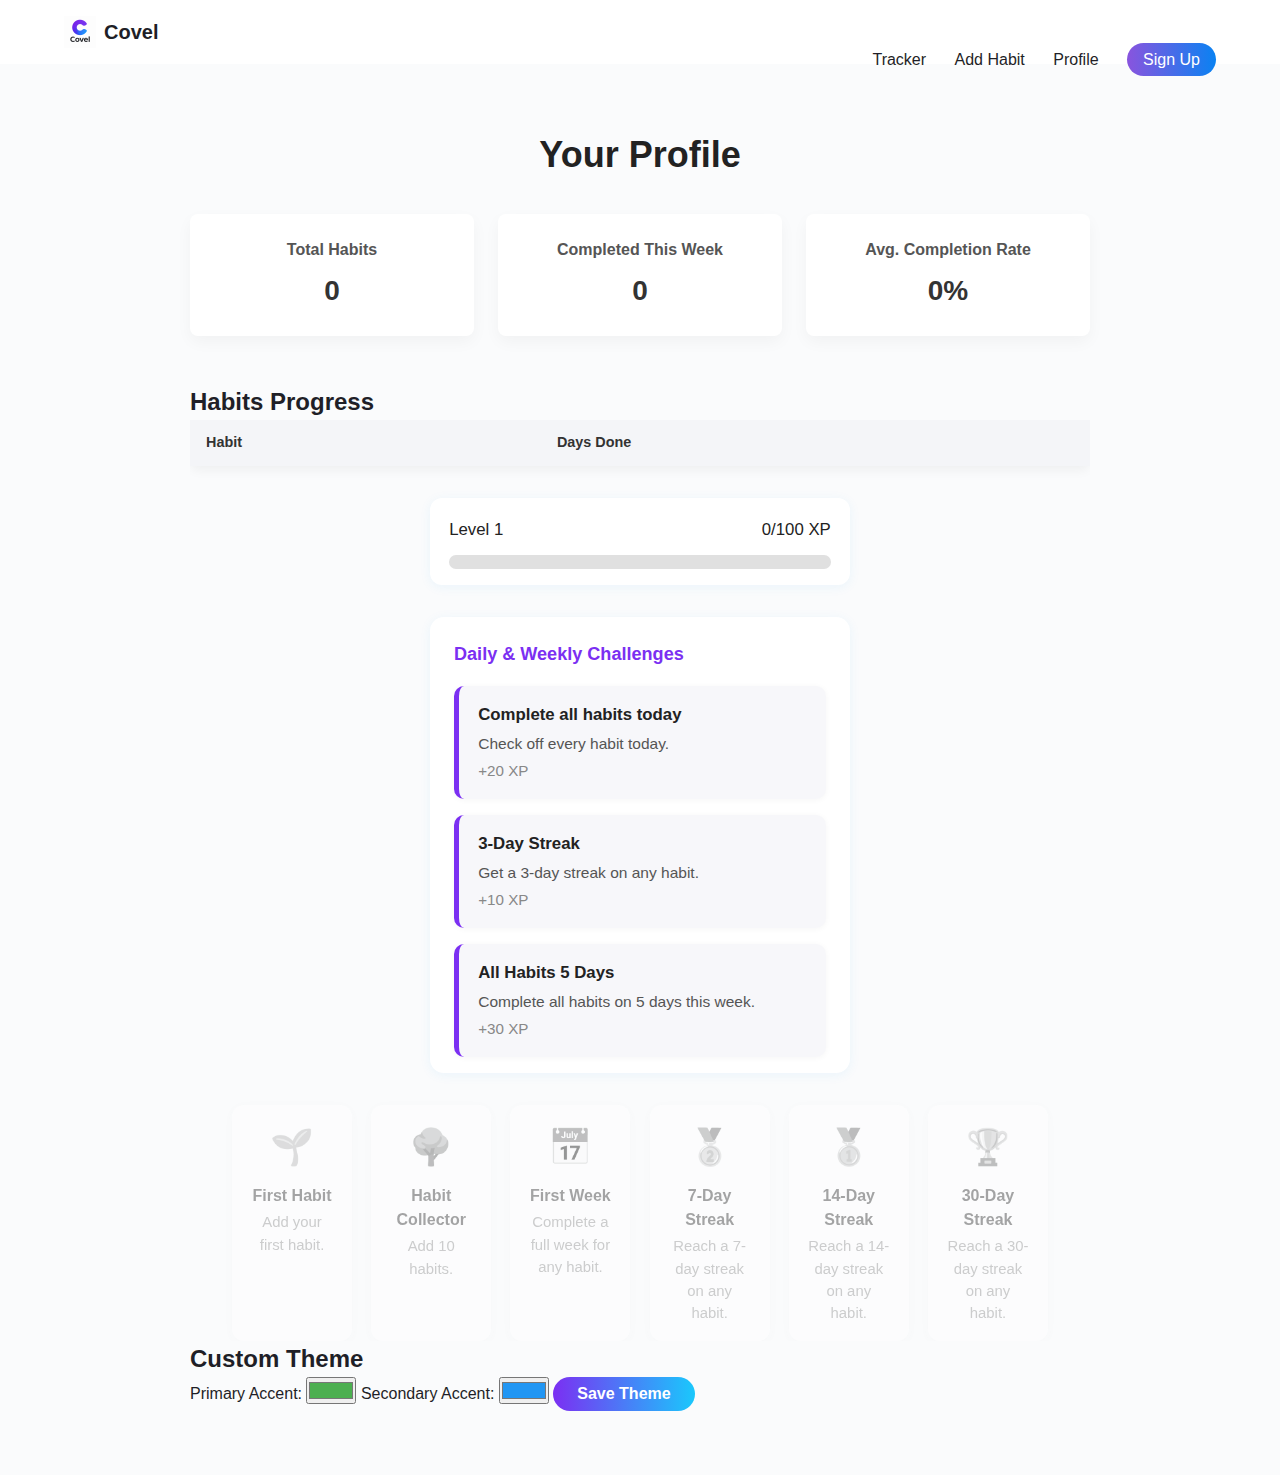
<file: profile.html>
<!-- profile.html -->
<!DOCTYPE html>
<html lang="en">
<head>
  <meta charset="UTF-8" />
  <meta name="viewport" content="width=device-width, initial-scale=1.0"/>
  <title>Covel • Profile</title>
  <link rel="stylesheet" href="css/style.css" />
  <link rel="stylesheet" href="css/profile.css" />
  <link rel="manifest" href="manifest.json">
  <meta name="theme-color" content="#4caf50">
</head>
<body>
  <!-- Navbar -->
  <header class="navbar">
    <div class="container">
      <a href="index.html" class="logo">
        <img src="images/covel_logo.png" alt="Covel Logo" />
        Covel
      </a>
      <nav>
        <a href="tracker.html">Tracker</a>
        <a href="add.html">Add Habit</a>
        <a href="profile.html">Profile</a>
        <a href="#" class="btn-signup">Sign Up</a>
      </nav>
    </div>
  </header>

  <!-- Profile Section -->
  <section class="profile">
    <div class="container">
      <h1>Your Profile</h1>

      <!-- Stats Cards -->
      <div class="stats-cards">
        <div class="card">
          <h3>Total Habits</h3>
          <p id="total-habits">0</p>
        </div>
        <div class="card">
          <h3>Completed This Week</h3>
          <p id="completed-this-week">0</p>
        </div>
        <div class="card">
          <h3>Avg. Completion Rate</h3>
          <p id="avg-rate">0%</p>
        </div>
      </div>

      <!-- Detailed Table -->
      <h2>Habits Progress</h2>
      <div class="profile-table-wrapper">
        <table class="profile-table">
          <thead>
            <tr>
              <th>Habit</th>
              <th>Days Done</th>
            </tr>
          </thead>
          <tbody id="profile-body">
            <!-- JS dolduracak -->
          </tbody>
        </table>
        <div id="badge-gallery" class="badge-gallery"></div>
      </div>

      <section class="theme-settings">
        <h2>Custom Theme</h2>
        <label for="primary-color">Primary Accent:</label>
        <input type="color" id="primary-color" value="#4caf50" />
        <label for="secondary-color">Secondary Accent:</label>
        <input type="color" id="secondary-color" value="#2196f3" />
        <button id="save-theme" class="btn-gradient">Save Theme</button>
      </section>
    </div>
  </section>

  <script src="js/profile.js"></script>
  <script>
    if ('serviceWorker' in navigator) {
      window.addEventListener('load', function() {
        navigator.serviceWorker.register('service-worker.js');
      });
    }
  </script>
</body>
</html>
</file>
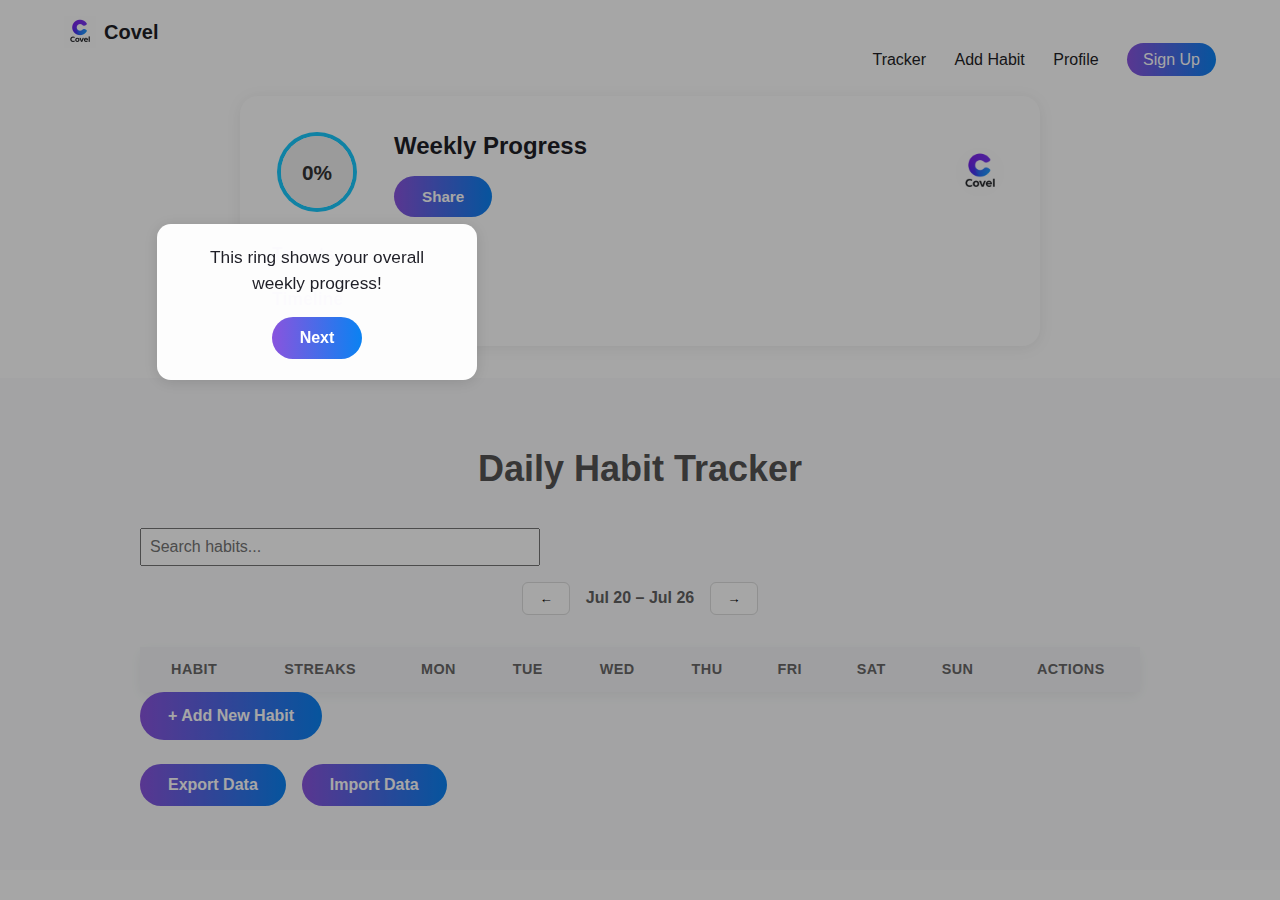
<file: tracker.html>
<!DOCTYPE html>
<html lang="en">
<head>
  <meta charset="UTF-8" />
  <meta name="viewport" content="width=device-width, initial-scale=1.0"/>
  <title>Covel • Tracker</title>
  <link rel="stylesheet" href="css/style.css" />
  <link rel="stylesheet" href="css/tracker.css" />
  <link rel="manifest" href="manifest.json">
  <meta name="theme-color" content="#4caf50">
</head>
<body>

  <!-- Navbar (index.html ile aynı) -->
  <header class="navbar">
    <div class="container">
      <a href="index.html" class="logo">
        <img src="images/covel_logo.png" alt="Covel Logo" />
        Covel
      </a>
      <nav>
        <a href="tracker.html">Tracker</a>
        <a href="add.html">Add Habit</a>
        <a href="profile.html">Profile</a>
        <a href="#" class="btn-signup">Sign Up</a>
      </nav>
    </div>
  </header>

  <!-- Dashboard Overview Section -->
  <section class="dashboard-overview">
    <div class="dashboard-header">
      <div class="dashboard-progress">
        <div class="dashboard-ring" id="dashboard-ring">
          <span class="dashboard-percent" id="dashboard-percent">0%</span>
        </div>
      </div>
      <div class="dashboard-title-group">
        <h2 id="dashboard-title">Weekly Progress</h2>
        <button class="btn-gradient dashboard-share">Share</button>
      </div>
      <div class="dashboard-avatar">
        <img src="images/covel_logo.png" alt="User Avatar" style="width:48px;height:48px;border-radius:50%;background:#fff;" />
      </div>
    </div>
    <div class="dashboard-targets">
      <h3>Targets</h3>
      <ul id="dashboard-targets-list">
        <!-- JS will populate -->
      </ul>
    </div>
    <div class="dashboard-timeline">
      <h3>Timeline</h3>
      <ul id="dashboard-timeline-list">
        <!-- JS will populate -->
      </ul>
    </div>
  </section>
  <!-- End Dashboard Overview Section -->

  <!-- Tracker -->
  <section class="tracker">
    <div class="container">
      <h1>Daily Habit Tracker</h1>

      <!-- Search bar for filtering habits -->
      <input type="text" id="habit-search" placeholder="Search habits..." style="margin-bottom: 1em; width: 100%; max-width: 400px; padding: 0.5em; font-size: 1em;" />

      <!-- Hafta arası gezinme -->
      <div class="week-nav">
        <button id="prev-week">←</button>
        <span id="week-range">Jul 21 – Jul 27</span>
        <button id="next-week">→</button>
      </div>

      <!-- Tablo görüntüsü -->
      <table class="tracker-table">
        <thead>
          <tr>
            <th>Habit</th>
            <th>Mon</th>
            <th>Tue</th>
            <th>Wed</th>
            <th>Thu</th>
            <th>Fri</th>
            <th>Sat</th>
            <th>Sun</th>
            <th>Actions</th>
          </tr>
        </thead>
        <tbody id="habits-body">
          <!-- Örnek satır -->
          <tr>
            <td class="habit-name">Read</td>
            <td><input type="checkbox" data-day="0" data-habit="read"></td>
            <td><input type="checkbox" data-day="1" data-habit="read"></td>
            <td><input type="checkbox" data-day="2" data-habit="read"></td>
            <td><input type="checkbox" data-day="3" data-habit="read"></td>
            <td><input type="checkbox" data-day="4" data-habit="read"></td>
            <td><input type="checkbox" data-day="5" data-habit="read"></td>
            <td><input type="checkbox" data-day="6" data-habit="read"></td>
          </tr>
          <!-- Başka alışkanlıkları JS ile ekleyeceğiz -->
        </tbody>
      </table>

      <a href="add.html" class="btn-gradient">+ Add New Habit</a>

      <!-- JSON Import/Export -->
      <div style="margin-top:1.5em;display:flex;gap:1em;align-items:center;">
        <button id="export-json" class="btn-gradient">Export Data</button>
        <button id="import-json" class="btn-gradient">Import Data</button>
        <input type="file" id="import-json-file" accept="application/json" style="display:none;" />
      </div>

    </div>
  </section>

  <div id="onboarding-tour" style="display:none;"></div>
  <script>
    if ('serviceWorker' in navigator) {
      window.addEventListener('load', function() {
        navigator.serviceWorker.register('service-worker.js');
      });
    }
  </script>
  <script src="js/tracker.js"></script>
</body>
</html>
</file>
<file: css/profile.css>
/* css/profile.css */
.profile {
  padding: 4rem 0;
  background: #fafbfc;
}
.profile .container {
  max-width: 900px;
  margin: 0 auto;
}
.profile h1 {
  text-align: center;
  font-size: 2.25rem;
  margin-bottom: 2rem;
  color: #222;
}

/* Stats Cards */
.stats-cards {
  display: flex;
  gap: 1.5rem;
  justify-content: center;
  margin-bottom: 3rem;
  flex-wrap: wrap;
}
.stats-cards .card {
  background: #fff;
  padding: 1.5rem 2rem;
  border-radius: 8px;
  box-shadow: 0 6px 16px rgba(0,0,0,0.04);
  text-align: center;
  flex: 1 1 200px;
}
.stats-cards .card h3 {
  font-size: 1rem;
  color: #555;
  margin-bottom: 0.5rem;
}
.stats-cards .card p {
  font-size: 1.75rem;
  font-weight: 600;
  color: #333;
}

/* Table */
.profile-table-wrapper {
  overflow-x: auto;
}
.profile-table {
  width: 100%;
  border-collapse: separate;
  border-spacing: 0;
  box-shadow: 0 4px 12px rgba(0,0,0,0.05);
  border-radius: 8px;
  background: #fff;
}
.profile-table thead th {
  background: #f4f5f8;
  padding: 0.75rem 1rem;
  text-align: left;
  font-size: 0.9rem;
  color: #333;
  position: sticky;
  top: 0;
}
.profile-table td {
  padding: 0.75rem 1rem;
  border-bottom: 1px solid #ececec;
  color: #444;
}
.profile-table tr:nth-child(even) {
  background: #fbfcfd;
}

/* Responsive */
@media (max-width: 600px) {
  .stats-cards {
    flex-direction: column;
    align-items: center;
  }
  .profile h1 { font-size: 1.75rem; }
  .profile-table thead th,
  .profile-table td { padding: 0.5rem; font-size: 0.85rem; }
}

.badge-gallery {
  display: flex;
  flex-wrap: wrap;
  gap: 1.2em;
  margin: 2em 0 0 0;
  justify-content: center;
}
.badge {
  display: flex;
  flex-direction: column;
  align-items: center;
  background: #fff;
  border-radius: 12px;
  box-shadow: 0 2px 12px rgba(33,150,243,0.07);
  padding: 1em 1.2em;
  min-width: 90px;
  max-width: 120px;
  min-height: 110px;
  transition: box-shadow 0.2s, background 0.2s;
  position: relative;
}
.badge.locked {
  opacity: 0.4;
  filter: grayscale(1);
}
.badge-icon {
  font-size: 2.2em;
  margin-bottom: 0.3em;
}
.badge-name {
  font-weight: 600;
  color: #222;
  font-size: 1em;
  margin-bottom: 0.2em;
  text-align: center;
}
.badge-desc {
  color: #888;
  font-size: 0.93em;
  text-align: center;
}
@media (max-width: 600px) {
  .badge-gallery {
    gap: 0.5em;
  }
  .badge {
    min-width: 70px;
    max-width: 90px;
    min-height: 90px;
    padding: 0.7em 0.5em;
  }
}

.xp-container {
  background: #fff;
  border-radius: 12px;
  box-shadow: 0 2px 12px rgba(33,150,243,0.07);
  padding: 1.2em 1.2em 1em 1.2em;
  margin: 2em auto 0 auto;
  max-width: 420px;
  display: flex;
  flex-direction: column;
  align-items: center;
  gap: 0.5em;
}
.xp-labels {
  width: 100%;
  display: flex;
  justify-content: space-between;
  font-size: 1.05em;
  color: #222;
  margin-bottom: 0.3em;
}
.xp-bar-bg {
  width: 100%;
  height: 14px;
  background: #e0e0e0;
  border-radius: 8px;
  overflow: hidden;
}
.xp-bar {
  height: 100%;
  background: linear-gradient(90deg, var(--primary-accent), var(--secondary-accent));
  border-radius: 8px;
  transition: width 0.5s;
}
.confetti {
  position: fixed;
  left: 0; top: 0; width: 100vw; height: 100vh;
  pointer-events: none;
  z-index: 99999;
}
.confetti-dot {
  position: absolute;
  top: 0;
  width: 12px;
  height: 12px;
  border-radius: 50%;
  opacity: 0.85;
  animation: confetti-fall 1.2s cubic-bezier(.6,.2,.4,1) forwards;
}
@keyframes confetti-fall {
  0% { top: 0; opacity: 0.85; }
  80% { opacity: 1; }
  100% { top: 90vh; opacity: 0; }
}

.challenges-section {
  background: #fff;
  border-radius: 14px;
  box-shadow: 0 2px 12px rgba(33,150,243,0.07);
  padding: 1.5em 1.5em 1em 1.5em;
  margin: 2em auto 0 auto;
  max-width: 420px;
}
.challenges-section h2 {
  font-size: 1.13em;
  color: var(--primary-accent, #7B2FF2);
  margin-bottom: 1em;
}
.challenge-list {
  display: flex;
  flex-direction: column;
  gap: 1em;
}
.challenge {
  background: #f7f7fa;
  border-radius: 10px;
  box-shadow: 0 1px 6px rgba(0,0,0,0.04);
  padding: 1em 1.2em;
  color: #222;
  display: flex;
  flex-direction: column;
  gap: 0.3em;
  border-left: 5px solid var(--primary-accent);
  transition: background 0.2s, box-shadow 0.2s;
}
.challenge.earned {
  background: #e0f7fa;
  border-left: 5px solid var(--secondary-accent);
  box-shadow: 0 2px 12px rgba(76,175,80,0.10);
}
.challenge-name {
  font-weight: 600;
  color: #222;
  font-size: 1.05em;
}
.challenge-desc {
  color: #555;
  font-size: 0.97em;
}
.challenge-reward {
  color: #888;
  font-size: 0.95em;
}
.challenge-earned {
  color: var(--primary-accent, #4caf50);
  font-weight: 600;
}
@media (max-width: 600px) {
  .challenges-section {
    padding: 1em 0.5em;
    max-width: 98vw;
  }
}

:root {
  --primary-accent: #7B2FF2;
  --secondary-accent: #1AC8FC;
}
.xp-bar {
  background: linear-gradient(90deg, var(--primary-accent), var(--secondary-accent));
}
.challenges-section h2 {
  color: var(--primary-accent, #7B2FF2);
}
.challenge {
  border-left: 5px solid var(--primary-accent);
}
.challenge.earned {
  border-left: 5px solid var(--secondary-accent);
}
.badge-gallery .badge-earned {
  color: var(--primary-accent, #7B2FF2);
}
</file>
<file: css/tracker.css>
/* css/tracker.css */
/* Container ayarları */
.tracker {
  padding: 4rem 0;
  background: #fafbfc;
}
.tracker .container {
  max-width: 1000px;
  margin: 0 auto;
}

/* Başlık */
.tracker h1 {
  font-size: 2.25rem;
  text-align: center;
  margin-bottom: 2rem;
  color: #555454;
}

/* Hafta navigasyonu */
.week-nav {
  display: flex;
  justify-content: center;
  align-items: center;
  gap: 1rem;
  margin-bottom: 2rem;
}
.week-nav button {
  background: #fff;
  border: 1px solid #ddd;
  padding: 0.5rem 1rem;
  border-radius: 6px;
  cursor: pointer;
  transition: background 0.2s;
}
.week-nav button:hover {
  background: #474747;
}
.week-nav span {
  font-size: 1rem;
  font-weight: 600;
  color: #626262;
}

/* Tablo sarmalayıcı (horizontal scroll için) */
.tracker-table-wrapper {
  overflow-x: auto;
  margin-bottom: 2rem;
}

/* Ana tablo */
.tracker-table {
  width: 100%;
  border-collapse: separate;
  border-spacing: 0;
  box-shadow: 0 4px 12px rgba(0,0,0,0.05);
  border-radius: 8px;
  background: #fff;
}

/* Sticky header */
.tracker-table thead th {
  position: sticky;
  top: 0;
  background: #f4f5f8;
  color: #696868;
  font-size: 0.9rem;
  padding: 0.75rem 1rem;
  text-transform: uppercase;
  letter-spacing: 0.03em;
}

/* Body hücreler */
.tracker-table td {
  padding: 0.75rem 1rem;
  text-align: center;
  border-bottom: 1px solid #ececec;
}
.tracker-table .habit-name {
  text-align: left;
  font-weight: 500;
  color: #333;
}

/* Alternating row renkleri */
.tracker-table tbody tr:nth-child(even) {
  background: #fbfcfd;
}

/* Checkbox stili */
.tracker-table input[type="checkbox"] {
  width: 20px;
  height: 20px;
  accent-color: #8954de;
  cursor: pointer;
  transition: transform 0.15s;
}
.tracker-table input[type="checkbox"]:checked {
  transform: scale(1.2);
}

/* "+ Add New Habit" butonu */
.btn-gradient {
  display: inline-block;
  padding: 0.75rem 1.75rem;
  border-radius: 30px;
  font-size: 1rem;
  font-weight: 600;
  text-decoration: none;
  background: linear-gradient(90deg, #8954de, #0a82f2);
  color: #fff;
  transition: opacity 0.2s;
}
.btn-gradient:hover {
  opacity: 0.85;
}

/* Mobile uyumluluk */
@media (max-width: 600px) {
  .tracker h1 { font-size: 1.75rem; }
  .tracker-table thead th,
  .tracker-table td { padding: 0.5rem; font-size: 0.85rem; }
  .week-nav button { padding: 0.4rem 0.8rem; }
}
/* Add at bottom of css/tracker.css */
.delete-btn {
  background: none;
  border: none;
  cursor: pointer;
  font-size: 1.2rem;
  color: #e74c3c;
  transition: transform 0.2s;
}
.delete-btn:hover {
  transform: scale(1.3);
}

/* Dashboard Overview Section */
.dashboard-overview {
  background: #fff;
  border-radius: 18px;
  box-shadow: 0 2px 16px rgba(0,0,0,0.07);
  margin: 2em auto 2em auto;
  padding: 2em 2em 1.5em 2em;
  max-width: 800px;
}
.dashboard-header {
  display: flex;
  align-items: center;
  justify-content: space-between;
  margin-bottom: 1.5em;
}
.dashboard-progress {
  flex: 0 0 90px;
  display: flex;
  align-items: center;
  justify-content: center;
}
.dashboard-ring {
  width: 72px;
  height: 72px;
  border-radius: 50%;
  background: conic-gradient(var(--primary-accent, #4caf50) 0% 0%, #eee 0% 100%);
  display: flex;
  align-items: center;
  justify-content: center;
  position: relative;
}
.dashboard-percent {
  position: absolute;
  left: 0; right: 0; top: 0; bottom: 0;
  display: flex;
  align-items: center;
  justify-content: center;
  font-size: 1.3em;
  font-weight: bold;
  color: #333;
}
.dashboard-title-group {
  flex: 1 1 auto;
  margin-left: 2em;
}
.dashboard-title-group h2 {
  margin: 0 0 0.3em 0;
  font-size: 1.5em;
}
.dashboard-share {
  margin-top: 0.3em;
  font-size: 0.95em;
}
.dashboard-avatar {
  flex: 0 0 56px;
  display: flex;
  align-items: center;
  justify-content: center;
}
.dashboard-targets, .dashboard-timeline {
  margin-top: 1.2em;
}
.dashboard-targets h3, .dashboard-timeline h3 {
  margin-bottom: 0.5em;
  font-size: 1.1em;
  color: var(--primary-accent, #4caf50);
}
#dashboard-targets-list, #dashboard-timeline-list {
  list-style: none;
  padding: 0;
  margin: 0;
}
.dashboard-target-item {
  display: flex;
  align-items: center;
  margin-bottom: 0.7em;
  background: #f7f7fa;
  border-radius: 10px;
  padding: 0.7em 1em;
}
.dashboard-target-label {
  flex: 1 1 auto;
  font-weight: 500;
}
.dashboard-target-bar {
  flex: 0 0 160px;
  height: 8px;
  background: #e0e0e0;
  border-radius: 4px;
  margin-left: 1em;
  position: relative;
}
.dashboard-target-bar-inner {
  height: 100%;
  border-radius: 4px;
  background: linear-gradient(90deg, var(--primary-accent, #4caf50), var(--secondary-accent, #2196f3));
  transition: width 0.5s;
}
.dashboard-timeline-item {
  display: flex;
  align-items: center;
  margin-bottom: 0.5em;
  font-size: 0.98em;
}
.dashboard-timeline-label {
  flex: 1 1 auto;
}
.dashboard-timeline-date {
  color: #888;
  font-size: 0.92em;
  margin-left: 1em;
}
:root {
  --primary-accent: #7B2FF2;
  --secondary-accent: #1AC8FC;
}
.progress-ring {
  background: conic-gradient(var(--primary-accent, #7B2FF2) calc(var(--p,0) * 1%), #eee 0);
}
</file>
<file: css/style.css>
/* css/style.css */
/* Reset & base */
* { margin:0; padding:0; box-sizing:border-box; }
body {
  font-family: 'Inter', sans-serif;
  color: #1f1f27;
  line-height: 1.5;
  background: #ffffff;
}
.container {
  width: 90%;
  max-width: 1200px;
  margin: 0 auto;
}

/* Navbar */
.navbar {
  padding: 1rem 0;
}
.navbar .logo { font-size: 1.25rem; font-weight: bold; text-decoration:none; color:#1f1f27; display:flex; align-items:center; }
.navbar .logo img { height:32px; margin-right:8px; }
.navbar nav { float: right; }
.navbar nav a {
  margin-left: 1.5rem;
  text-decoration: none;
  color: #1f1f27;
  font-weight: 500;
}
.btn-signup {
  padding: 0.5rem 1rem;
  border-radius: 24px;
  background: linear-gradient(90deg, #8954de, #0a82f2);
  color: #fff !important;
}

/* Hero */
.hero {
  padding: 6rem 0;
  text-align: center;
}
.hero h1 {
  font-size: 3rem;
  margin-bottom: 1rem;
}
.hero p {
  font-size: 1.125rem;
  margin-bottom: 2rem;
}
.btn-gradient {
  display: inline-block;
  padding: 0.75rem 2rem;
  border-radius: 32px;
  font-size: 1rem;
  font-weight: 600;
  text-decoration: none;
  background: linear-gradient(90deg, #8954de, #0a82f2);
  color: #fff;
}
.subtext {
  margin-top: 0.5rem;
  color: #666;
  font-size: 0.875rem;
}

/* Trusted Logos */
.trusted {
  padding: 4rem 0;
  text-align: center;
}
.trusted p {
  margin-bottom: 1.5rem;
  font-weight: 500;
  color: #555;
}
.trusted .logos {
  display: flex;
  justify-content: center;
  gap: 2rem;
}
.trusted .logos img {
  max-height: 600px;
  opacity: 0.6;
}

/* Features */
.features {
  padding: 4rem 0;
  text-align: center;
}
.features h2 {
  font-size: 2rem;
  margin-bottom: 2rem;
}
.cards {
  display: grid;
  grid-template-columns: repeat(auto-fit,minmax(240px,1fr));
  gap: 2rem;
}
.card {
  background: #f9f9fb;
  border-radius: 12px;
  padding: 2rem;
  text-align: left;
}
.card h3 {
  margin-bottom: 0.75rem;
  font-size: 1.25rem;
}
.card p { color: #555; }

/* CTA Banner */
.cta-banner {
  background: #f4f5f8;
  padding: 4rem 0;
  text-align: center;
}
.cta-banner h2 {
  font-size: 1.75rem;
  margin-bottom: 1.5rem;
}

/* Footer */
.footer {
  padding: 2rem 0;
  text-align: center;
  font-size: 0.875rem;
  color: #888;
}
.footer nav a {
  margin: 0 0.75rem;
  color: #888;
  text-decoration: none;
}
/* tüm logolar için */
.trusted .logos img {
  max-height: 600px;
  filter: brightness(1.1) contrast(1.1);
}

:root {
  --primary-accent: #7B2FF2;
  --secondary-accent: #1AC8FC;
}

.btn-gradient {
  background: linear-gradient(90deg, var(--primary-accent), var(--secondary-accent));
  color: #fff;
  border: none;
  border-radius: 24px;
  padding: 0.5em 1.5em;
  font-size: 1em;
  cursor: pointer;
  transition: background 0.3s;
}

.btn-gradient:hover {
  filter: brightness(1.1);
}

a {
  color: var(--primary-accent);
  transition: color 0.2s;
}

a:hover {
  color: var(--secondary-accent);
}
</file>
